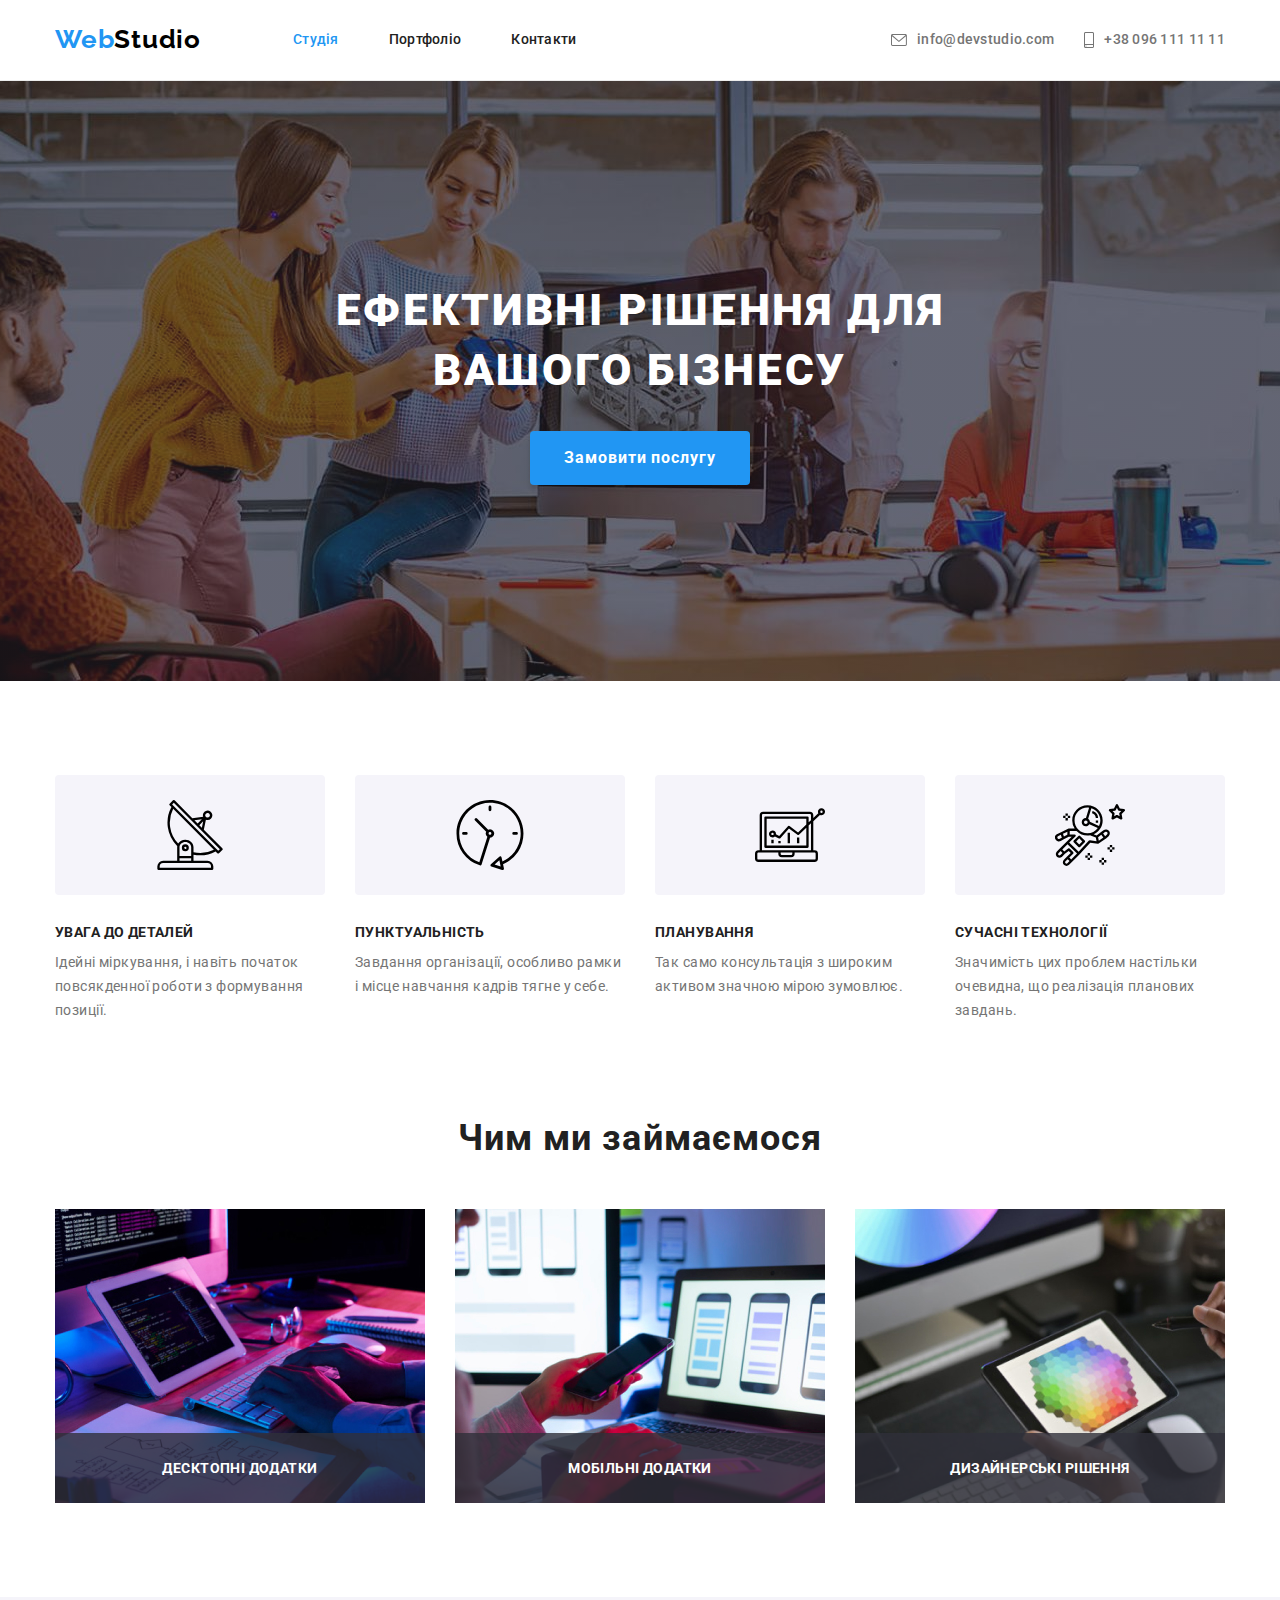
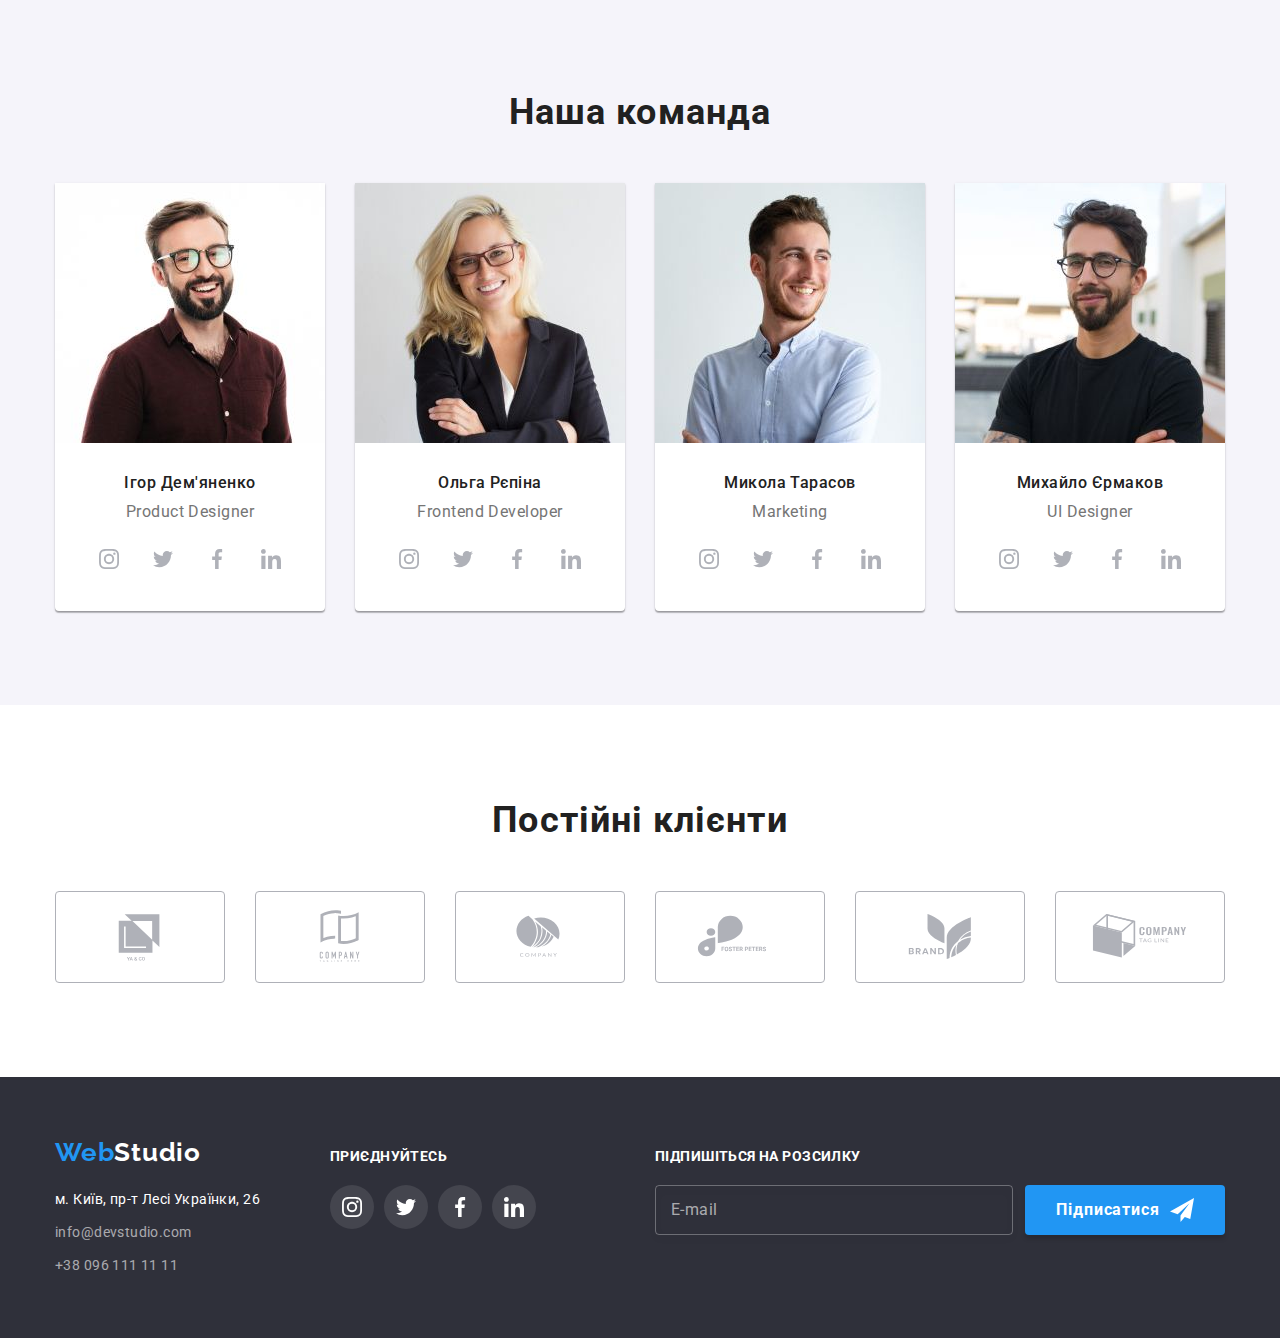
<file: index.html>
<!DOCTYPE html>
<html lang="uk">
<head>
    <meta charset="UTF-8">
    <meta http-equiv="X-UA-Compatible" content="IE=edge">
    <meta name="viewport" content="width=device-width, initial-scale=1.0">
    <title>WebStudio</title>
    <link rel="stylesheet" href="./css/main.min.css">
</head>
<body>
    <!--Шапка сайта-->
    <header class="header">
        <div class="header__container container">
            <nav class="nav">
            <a href="./index.html" class="logo header__logo"><span class="logo__primary">Web</span><span class="logo__secondary">Studio</span></a>
            
            <div class="desktop-menu">
                <ul class="menu">
                    <li class="menu__item"><a href="./index.html" class="menu__link menu__link--current">Студія</a></li>
                    <li class="menu__item"><a href="./portfolio.html" class="menu__link">Портфоліо</a></li>
                    <li class="menu__item"><a href="" class="menu__link">Контакти</a></li>
                </ul>
                
                <ul class="contacts">
                    <li class="contacts__item"><a href="mailto:info@devstudio.com" class="contacts__link">
                            <svg class="contacts__icon" width="16" height="12">
                                <use href="./images/icons.svg#icon-envelope"></use>
                            </svg>
                            info@devstudio.com</a></li>
                    <li class="contacts__item"><a href="tel:+380961111111" class="contacts__link">
                            <svg class="contacts__icon" width="10" height="16">
                                <use href="./images/icons.svg#icon-smartphone"></use>
                            </svg>
                            +38 096 111 11 11</a></li>
                </ul>
            </div>
            </nav>
            <button class="menu-toggle js-open-menu button" aria-expanded="false" aria-controls="mobile-menu">
                <svg class="js-open-menu__icon" width="40" height="40">
                <use href="./images/icons.svg#icon-menu"></use>
                </svg>
            </button>
    </div>
    </header>
      
  <main>
    <!--Герой-->
    <section class="hero">
        <h1 class="hero__title">Ефективні рішення для <br> вашого бізнесу</h1>
        <button type="button" class="button hero__button" data-modal-open>Замовити послугу</button>
    </section>
    
    <!--Преимущества-->
    <section class="benefits">
        <div class="container">
            <h2 class="visually-hidden benefits__title">Переваги</h2>
            <ul class="benefits__list">
            <li class="benefits__item">
                <div class="benefits__wrapper">
                    <svg class="benefits__icon" width="70" height="70">
                      <use href="./images/icons.svg#icon-antenna"></use>
                    </svg>
                </div>
                <h3 class="benefits__title">УВАГА ДО ДЕТАЛЕЙ</h3>
                <p class="benefits__text">Ідейні міркування, і навіть початок повсякденної роботи з формування позиції.</p>
            </li>
            <li class="benefits__item">
                <div class="benefits__wrapper">
                    <svg class="benefits__icon" width="70" height="70">
                        <use href="./images/icons.svg#icon-clock"></use>
                    </svg>
                </div>
                <h3 class="benefits__title">ПУНКТУАЛЬНІСТЬ</h3>
                <p class="benefits__text">Завдання організації, особливо рамки і місце навчання кадрів тягне у себе.</p>
            </li>
            <li class="benefits__item">
                <div class="benefits__wrapper">
                    <svg class="benefits__icon" width="70" height="70">
                        <use href="./images/icons.svg#icon-diagram""></use>
                    </svg>
                </div>
                <h3 class="benefits__title">ПЛАНУВАННЯ</h3>
                <p class="benefits__text">Так само консультація з широким активом значною мірою зумовлює.</p>
            </li>
            <li class="benefits__item">
                <div class="benefits__wrapper">
                    <svg class="benefits__icon" width="70" height="70">
                        <use href="./images/icons.svg#icon-astronaut"></use>
                    </svg>
                </div>
                <h3 class="benefits__title">СУЧАСНІ ТЕХНОЛОГІЇ</h3>
                <p class="benefits__text">Значимість цих проблем настільки очевидна, що реалізація планових завдань.</p>
            </li>
        </ul>
    </div>
        
    </section>
    
    <!--Чем занимаемся-->
    <section class="activity section--no-padding">
        <div class="container">
            <h2 class="activity__title">Чим ми займаємося</h2>
        <ul class=" activity__list">
            <li class="activity__item"">

                 <picture>
                            <source
                                srcset="
                                ./images/activity/d@1x.jpg 1x,
                                ./images/activity/d@2x.jpg 2x
                                "
                                media="(min-width: 1200px)"
                                type="image/jpg"
                            />
                            
                            <img
                                class="activity__image"
                                src="./images/activity/d@1x.jpg"
                                alt="розробник пише код"
                                width="370" height="294" loading="lazy"
                            />
                </picture>

                <div class="activity__overlay">
                    <p class="activity__text">Десктопні додатки</p>
                </div>
            </li>
            <li class="activity__item">

                <picture>
                            <source
                                srcset="
                                ./images/activity/d@1x1.jpg 1x,
                                ./images/activity/d@2x1.jpg 2x
                                "
                                media="(min-width: 1200px)"
                                type="image/jpg"
                            />
                            
                            <img
                                class="activity__image"
                                src="./images/activity/d@1x1.jpg"
                                alt="ux-дизайнер вибирає макет для програми"
                                width="370" height="294" loading="lazy"
                            />
                </picture>

                <div class="activity__overlay">
                    <p class="activity__text">Мобільні додатки</p>
                </div>
            <li class="activity__item">
                
                <picture>
                            <source
                                srcset="
                                ./images/activity/d@1x2.jpg 1x,
                                ./images/activity/d@2x2.jpg 2x
                                "
                                media="(min-width: 1200px)"
                                type="image/jpg"
                            />
                            
                            <img
                                class="activity__image"
                                src="./images/activity/d@1x2.jpg"
                                alt="ui-дизайнер дивиться на палітру кольорів"
                                width="370" height="294" loading="lazy"
                            />
                </picture>

                <div class="activity__overlay">
                    <p class="activity__text">Дизайнерські рішення</p>
                </div>
            </li>
        </ul>
    </div>
       
    </section>
    
    <!--Наша команда-->
     <section class="team">
        <div class="container">
            <h2 class="team__title">Наша команда</h2>
            <ul class="team__list">
                <li class="team__item">
                    <article class="team-member">

                        <picture>
                            <!-- Desktop screen -->
                          
                            <source media="(min-width: 1200px)" srcset="./images/team/d@1x.jpg 1x, ./images/team/d@2x.jpg 2x"
                                type="image/jpg" />
                            <!-- Tablet screen -->
                            
                            <source media="(min-width: 768px)"  srcset="./images/team/t@1x.jpg 1x, ./images/team/t@2x.jpg 2x"
                                type="image/jpg" />
                            <!-- Mobile screen -->
                           
                            <source media="(max-width: 767px)"  srcset="./images/team/m@1x.jpg 1x, ./images/team/m@2x.jpg 2x"
                                type="image/jpg" />

                            <img class="team-member__img" src="./images/team/m@1x.jpg" alt="чоловік у червоній сорочці та окулярах посміхається" width="450" height="460" loading="lazy" />
                        </picture>

                        

                        <div class="team-member__info">
                            <h3 class="team-member__name">Ігор Дем'яненко</h3>
                            <p class="team-member__post">Product Designer</p>
                            <ul class="team-member__socials socials">
                                <li class="socials__item">
                                    <a href="https://www.instagram.com/" rel="noopener noreferrer" aria-label="Instagram" class="socials__link">
                                        <svg class="socials__icon" width="20" height="20">
                                            <use href="./images/icons.svg#icon-instagram"></use>
                                        </svg>
                                    </a>
                                </li>
                                <li class="socials__item">
                                    <a href="https://twitter.com/" rel="noopener noreferrer" aria-label="Twitter" class="socials__link">
                                        <svg class="socials__icon" width="20" height="20">
                                            <use href="./images/icons.svg#icon-twitter"></use>
                                        </svg>
                                    </a>
                                </li>
                                <li class="socials__item">
                                    <a href="https://www.facebook.com/" rel="noopener noreferrer" aria-label="Facebook" class="socials__link">
                                        <svg class="socials__icon" width="20" height="20">
                                            <use href="./images/icons.svg#icon-facebook"></use>
                                        </svg>
                                    </a>
                                </li>
                                <li class="socials__item">
                                    <a href="https://www.linkedin.com/" rel="noopener noreferrer" aria-label="Linkedin" class="socials__link">
                                        <svg class="socials__icon" width="20" height="20">
                                            <use href="./images/icons.svg#icon-linkedin"></use>
                                        </svg>
                                    </a>
                                </li>
                            </ul>
                        </div>
                    </article>
                </li>
                <li class="team__item">
                    <article class="team-member">

                        <picture>
                            <!-- Desktop screen -->
                        
                            <source media="(min-width: 1200px)" srcset="./images/team/d@1x1.jpg 1x, ./images/team/d@2x1.jpg 2x"
                                type="image/jpg" />
                            <!-- Tablet screen -->
                        
                            <source media="(min-width: 768px)" srcset="./images/team/t@1x1.jpg 1x, ./images/team/t@2x1.jpg 2x" type="image/jpg" />
                            <!-- Mobile screen -->
                        
                            <source media="(max-width: 767px)" srcset="./images/team/m@1x1.jpg 1x, ./images/team/m@2x1.jpg 2x" type="image/jpg" />
                        
                            <img class="team-member__img" src="./images/team/m@1x1.jpg" alt="дівчина зі світлим волоссям посміхається"
                                width="450" height="460" loading="lazy" />
                        </picture>

                        <div class="team-member__info">
                            <h3 class="team-member__name">Ольга Рєпіна</h3>
                            <p class="team-member__post">Frontend Developer</p>
                            <ul class="team-member__socials socials">
                                <li class=socials__item">
                                    <a href="https://www.instagram.com/" rel="noopener noreferrer" aria-label="Instagram" class="socials__link">
                                        <svg class="socials__icon" width="20" height="20">
                                            <use href="./images/icons.svg#icon-instagram"></use>
                                        </svg>
                                    </a>
                                </li>
                                <li class="socials__item">
                                    <a href="https://twitter.com/" rel="noopener noreferrer" aria-label="Twitter" class="socials__link">
                                        <svg class="socials__icon" width="20" height="20">
                                            <use href="./images/icons.svg#icon-twitter"></use>
                                        </svg>
                                    </a>
                                </li>
                                <li class="socials__item">
                                    <a href="https://www.facebook.com/" rel="noopener noreferrer" aria-label="Facebook" class="socials__link">
                                        <svg class="socials__icon" width="20" height="20">
                                            <use href="./images/icons.svg#icon-facebook"></use>
                                        </svg>
                                    </a>
                                </li>
                                <li class="socials__item">
                                    <a href="https://www.linkedin.com/" rel="noopener noreferrer" aria-label="Linkedin" class="socials__link">
                                        <svg class="socials__icon" width="20" height="20">
                                            <use href="./images/icons.svg#icon-linkedin"></use>
                                        </svg>
                                    </a>
                                </li>
                            </ul>
                        </div>
                    </article>
                </li>
                <li class="team__item">
                    <article class="team-member">

                        <picture>
                            <!-- Desktop screen -->
                        
                            <source media="(min-width: 1200px)" srcset="./images/team/d@1x2.jpg 1x, ./images/team/d@2x2.jpg 2x"
                                type="image/jpg" />
                            <!-- Tablet screen -->
                        
                            <source media="(min-width: 768px)" srcset="./images/team/t@1x2.jpg 1x, ./images/team/t@2x2.jpg 2x" type="image/jpg" />
                            <!-- Mobile screen -->
                        
                            <source media="(max-width: 767px)" srcset="./images/team/m@1x2.jpg 1x, ./images/team/m@2x2.jpg 2x" type="image/jpg" />
                        
                            <img class="team-member__img" src="./images/team/m@1x2.jpg" alt="чоловік у білій сорочці посміхається"
                                width="450" height="460" loading="lazy" />
                        </picture>

                        <div class="team-member__info">
                            <h3 class="team-member__name">Микола Тарасов</h3>
                            <p class="team-member__post">Marketing</p>
                            <ul class="team-member__socials socials">
                                <li class=socials__item">
                                    <a href="https://www.instagram.com/" rel="noopener noreferrer" aria-label="Instagram" class="socials__link">
                                        <svg class="socials__icon" width="20" height="20">
                                            <use href="./images/icons.svg#icon-instagram"></use>
                                        </svg>
                                    </a>
                                </li>
                                <li class="socials__item">
                                    <a href="https://twitter.com/" rel="noopener noreferrer" aria-label="Twitter" class="socials__link">
                                        <svg class="socials__icon" width="20" height="20">
                                            <use href="./images/icons.svg#icon-twitter"></use>
                                        </svg>
                                    </a>
                                </li>
                                <li class="socials__item">
                                    <a href="https://www.facebook.com/" rel="noopener noreferrer" aria-label="Facebook" class="socials__link">
                                        <svg class="socials__icon" width="20" height="20">
                                            <use href="./images/icons.svg#icon-facebook"></use>
                                        </svg>
                                    </a>
                                </li>
                                <li class="socials__item">
                                    <a href="https://www.linkedin.com/" rel="noopener noreferrer" aria-label="Linkedin" class="socials__link">
                                        <svg class="socials__icon" width="20" height="20">
                                            <use href="./images/icons.svg#icon-linkedin"></use>
                                        </svg>
                                    </a>
                                </li>
                            </ul>
                        </div>
                    </article>
                </li>
                <li class="team__item">
                    <article class="team-member">

                        <picture>
                            <!-- Desktop screen -->
                        
                            <source media="(min-width: 1200px)" srcset="./images/team/d@1x3.jpg 1x, ./images/team/d@2x3.jpg 2x"
                                type="image/jpg" />
                            <!-- Tablet screen -->
                        
                            <source media="(min-width: 768px)" srcset="./images/team/t@1x3.jpg 1x, ./images/team/t@2x3.jpg 2x" type="image/jpg" />
                            <!-- Mobile screen -->
                        
                            <source media="(max-width: 767px)" srcset="./images/team/m@1x3.jpg 1x, ./images/team/m@2x3.jpg 2x" type="image/jpg" />
                        
                            <img class="team-member__img" src="./images/team/m@1x3.jpg" alt="чоловік у чорній футболці та окулярах посміхається"
                                width="450" height="460" loading="lazy" />
                        </picture>

                        <div class="team-member__info">
                            <h3 class="team-member__name">Михайло Єрмаков</h3>
                            <p class="team-member__post">UI Designer</p>
                            <ul class="team-member__socials socials">
                                <li class=socials__item">
                                    <a href="https://www.instagram.com/" rel="noopener noreferrer" aria-label="Instagram" class="socials__link">
                                        <svg class="socials__icon" width="20" height="20">
                                            <use href="./images/icons.svg#icon-instagram"></use>
                                        </svg>
                                    </a>
                                </li>
                                <li class="socials__item">
                                    <a href="https://twitter.com/" rel="noopener noreferrer" aria-label="Twitter" class="socials__link">
                                        <svg class="socials__icon" width="20" height="20">
                                            <use href="./images/icons.svg#icon-twitter"></use>
                                        </svg>
                                    </a>
                                </li>
                                <li class="socials__item">
                                    <a href="https://www.facebook.com/" rel="noopener noreferrer" aria-label="Facebook" class="socials__link">
                                        <svg class="socials__icon" width="20" height="20">
                                            <use href="./images/icons.svg#icon-facebook"></use>
                                        </svg>
                                    </a>
                                </li>
                                <li class="socials__item">
                                    <a href="https://www.linkedin.com/" rel="noopener noreferrer" aria-label="Linkedin" class="socials__link">
                                        <svg class="socials__icon" width="20" height="20">
                                            <use href="./images/icons.svg#icon-linkedin"></use>
                                        </svg>
                                    </a>
                                </li>
                            </ul>
                        </div>
                    </article>
                </li>
            </ul>
        </div>
        
    </section> 

    <!-- Клиенты -->
    <section class="clients">
        <div class="container">
            <h2 class="clients__title">Постійні клієнти</h2>
            <ul class="clients__list">
                <li class="clients__item">
                    <a href="" class="clients__link"> 
                        <svg class="clients__logo" width="106" height="60">
                          <use href="./images/icons.svg#icon-client1"></use>
                        </svg>
                    </a>
                </li>
                <li class="clients__item">
                    <a href="" class="clients__link">
                        <svg class="clients__logo" width="106" height="60">
                            <use href="./images/icons.svg#icon-client2"></use>
                        </svg>
                    </a>
                </li>
                <li class="clients__item">
                    <a href="" class="clients__link">
                        <svg class="clients__logo" width="106" height="60">
                            <use href="./images/icons.svg#icon-client3"></use>
                        </svg>
                    </a>
                </li>
                <li class="clients__item">
                    <a href="" class="clients__link">
                        <svg class="clients__logo" width="106" height="60">
                            <use href="./images/icons.svg#icon-client4"></use>
                        </svg>
                    </a>
                </li>
                <li class="clients__item">
                    <a href="" class="clients__link">
                        <svg class="clients__logo" width="106" height="60">
                            <use href="./images/icons.svg#icon-client5"></use>
                        </svg>
                    </a>
                </li>
                <li class="clients__item">
                    <a href="" class="clients__link">
                        <svg class="clients__logo" width="106" height="60">
                            <use href="./images/icons.svg#icon-client6"></use>
                        </svg>
                    </a>
                </li>
            </ul>
        </div>
    </section>

  </main>

    <!--Подвал-->
    <footer class="footer">
        <div class="container footer__container">
            <div class="footer__nav">
                <a href="./index.html" class="logo footer__logo"><span class="logo__primary">Web</span><span class="logo__secondary--white">Studio</span></a>
                <address class="address">
                    <ul class="address__list">
                        <li class="address__item"><a href="https://goo.gl/maps/CDWquLzeUnctmw3z9" target="_blank"
                                rel="noopener noreferrer nofollow" class="address__link address__link--white">м. Київ, пр-т Лесі
                                Українки, 26</a></li>
                        <li class="address__item"><a href="mailto:info@devstudio.com" class="address__link">info@devstudio.com</a></li>
                        <li class="address__item"><a href="tel:+380961111111" class="address__link">+38 096 111 11 11</a></li>
                    </ul>
                </address>
            </div>

        <div class="socials-footer">
            <p class="socials-footer__subtitle">приєднуйтесь</p>
            <ul class="socials-footer__socials socials">
                <li class="socials__item">
                    <a href="https://www.instagram.com/" rel="noopener noreferrer" aria-label="Instagram" class="socials__link socials__link--dark">
                        <svg class="socials__icon" width="20" height="20">
                            <use href="./images/icons.svg#icon-instagram"></use>
                        </svg>
                    </a>
                </li>
                <li class="socials__item">
                    <a href="https://twitter.com/" rel="noopener noreferrer" aria-label="Twitter" class="socials__link socials__link--dark">
                        <svg class="socials__icon" width="20" height="20">
                            <use href="./images/icons.svg#icon-twitter"></use>
                        </svg>
                    </a>
                </li>
                <li class="socials__item">
                    <a href="https://www.facebook.com/" rel="noopener noreferrer" aria-label="Facebook" class="socials__link socials__link--dark">
                        <svg class="socials__icon" width="20" height="20">
                            <use href="./images/icons.svg#icon-facebook"></use>
                        </svg>
                    </a>
                </li>
                <li class="socials__item">
                    <a href="https://www.linkedin.com/" rel="noopener noreferrer" aria-label="Linkedin" class="socials__link socials__link--dark">
                        <svg class="socials__icon" width="20" height="20">
                            <use href="./images/icons.svg#icon-linkedin"></use>
                        </svg>
                    </a>
                </li>
            </ul>
        </div>

        <!-- Подписаться на рассылку  -->

    <form class="newsletter-form newsletter-form--right">
        <p class="newsletter-form__subtitle">Підпишіться на розсилку</p>
         <div class="newsletter-form__wrapper">
        <input type="email" class="newsletter-form__input" name="email" id="footer-email" placeholder=" " />
        <label for="footer-email" class="newsletter-form__label">E-mail</label>
        <button type="submit" class="button newsletter-form__button">
            Підписатися
            <svg class="newsletter-form__icon" width="24" height="24">
                <use href="./images/icons.svg#icon-send"></use>
            </svg>
        </button>
        </div>
    </form>

    </div>
    </footer>
    
<!-- Модальное окно -->

    <div class="data-modal is-hidden" data-modal>
        <div class="modal">
            <button data-modal-close type="button" class="button modal__close-button">
                <svg class="modal__close-icon" width="18" height="18">
                    <use href="./images/icons.svg#icon-close"></use>
                </svg>
            </button>

            <p class="modal__subtitle">Залиште свої дані, ми вам передзвонимо</p>
            <form class="modal-form" name="modal_form">
                <div class="modal-form__group" role="group">
                    <label class="modal-form__label" for="user_name">Ім'я</label>

                    <div class="modal-form__wrapper">
                        <input class="modal-form__field" type="text" name="user_name" id="user_name" minlength="3" required
                            placeholder=" " />
                        <svg class="modal-form__icon" width="18" height="18">
                            <use href="./images/icons.svg#icon-person"></use>
                        </svg>
                       
                    </div>
                    <label class="modal-form__label" for="user_phone">Телефон</label>
                    <div class="modal-form__wrapper">
                        <input class="modal-form__field" type="tel" name="user_phone" id="user_phone" />
                        <svg class="modal-form__icon" width="18" height="18">
                            <use href="./images/icons.svg#icon-phone"></use>
                        </svg>
                    </div>

                    <label class="modal-form__label" for="user_mail">Пошта</label>
                    <div class="modal-form__wrapper">
                        <input class="modal-form__field" type="text" name="user_mail" id="user_mail" />
                        <svg class="modal-form__icon" width="18" height="18">
                            <use href="./images/icons.svg#icon-email"></use>
                        </svg>
                    </div>

                    <label class="modal-form__label" for="user_message">Коментар</label>
                    <textarea class="modal-form__message" name="user_message" id="user_message" rows="6" placeholder="Введіть текст"></textarea>
                </div>
                <div class="modal-form__group modal-form__group--flexible" role="group">

                    <label class="modal-form__agreement">
                        <input class="modal-form__checkbox" type="checkbox" id="user_agreement" />
                        <svg class="modal-form__icon-check" width="16" height="15">
                            <use href="./images/icons.svg#icon-check"></use>
                        </svg>
                        <p class="modal-form__agreement-desc">
                            Погоджуюся з розсилкою та приймаю
                            <a class="modal-form__agreement-link" href="">Умови договору</a>
                        </p>
                    </label>

            
                </div>
                <button class="modal-form__submit-button button" type="submit">Відправити</button>
            </form>
        </div>
    </div>


    <!-- Мобильное меню -->
    <div class="menu-container js-menu-container" id="mobile-menu">
        <button class="menu-toggle js-close-menu button">
            <svg class="js-close-menu__icon" width="40" height="40">
                <use href="./images/icons.svg#icon-cross"></use>
            </svg>
        </button>
    
        <ul class="mobile-menu">
            <li class="mobile-menu__item">
                <a href="./index.html" class="mobile-menu__link mobile-menu__link--current">Студія</a>
            </li>
            <li class="mobile-menu__item">
                <a href="./portfolio.html" class="mobile-menu__link">Портфоліо</a>
            </li>
            <li class="mobile-menu__item">
                <a href="" class="mobile-menu__link">Контакти</a>
            </li>
        </ul>
    
        <ul class="mobile-contacts">
            <li class="mobile-contacts__item">
                <a href="tel:+380961111111" class="mobile-contacts__link">+38 096 111 11 11</a>
            </li>
            <li class="mobile-contacts__item">
                <a href="mailto:info@devstudio.com" class="mobile-contacts__link">info@devstudio.com</a>
            </li>
        </ul>
        <ul class="mobile-socials">
            <li class="mobile-socials__item">
                <a href="https://www.instagram.com/?hl=uk" class="mobile-socials__link" target="_blank"
                    rel="noopener noreferrer">Instagram</a>
            </li>
            <li class="mobile-socials__item">
                <a href="https://twitter.com/?lang=uk" class="mobile-socials__link" target="_blank"
                    rel="noopener noreferrer">Twitter</a>
            </li>
            <li class="mobile-socials__item">
                <a href="https://www.facebook.com/" class="mobile-socials__link" target="_blank"
                    rel="noopener noreferrer">Facebook</a>
            </li>
            <li class="mobile-socials__item">
                <a href="https://ua.linkedin.com/" class="mobile-socials__link" target="_blank"
                    rel="noopener noreferrer">
                    LinkedIn
                </a>
            </li>
        </ul> 
    </div>
    <script src="./js/modal.js"></script>
    <script src="./js/mobile-menu.js"></script>

</body>
</html>
</file>
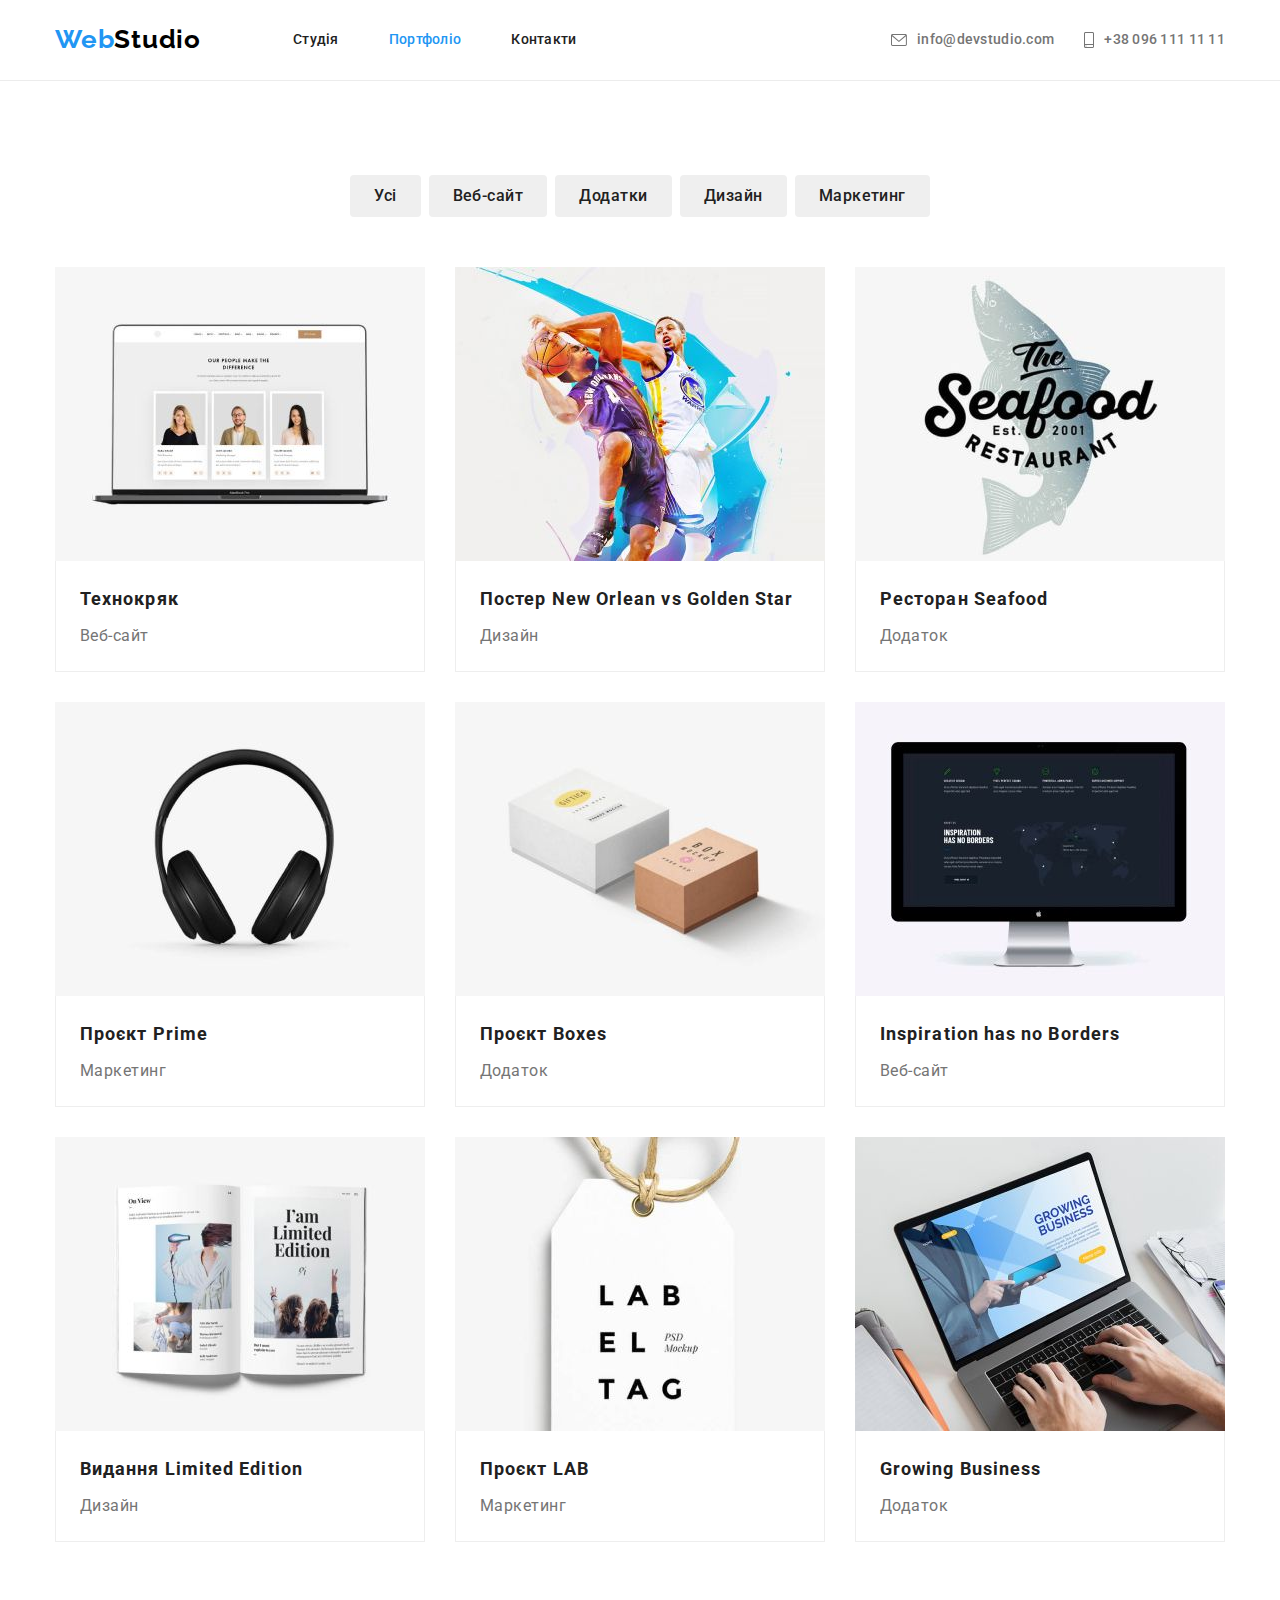
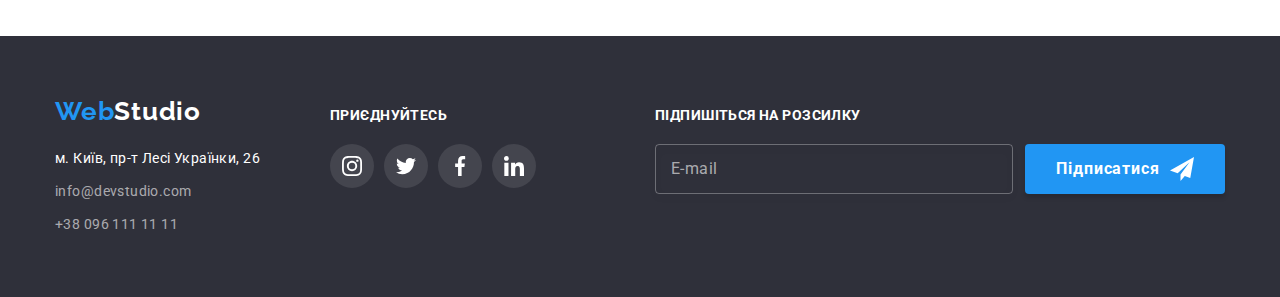
<file: portfolio.html>
<!DOCTYPE html>
<html lang="uk">

<head>
    <meta charset="UTF-8">
    <meta http-equiv="X-UA-Compatible" content="IE=edge">
    <meta name="viewport" content="width=device-width, initial-scale=1.0">
    <title>WebStudio</title>
    <link rel="stylesheet" href="./css/main.min.css">
</head>

<body>
    <!--Шапка сайта-->
    <header class="header">
        <div class="header__container container">
            <nav class="nav">
                <a href="./index.html" class="logo header__logo"><span class="logo__primary">Web</span><span
                        class="logo__secondary">Studio</span></a>
    
                <div class="desktop-menu">
                    <ul class="menu">
                        <li class="menu__item"><a href="./index.html" class="menu__link">Студія</a></li>
                        <li class="menu__item"><a href="./portfolio.html" class="menu__link menu__link--current">Портфоліо</a></li>
                        <li class="menu__item"><a href="" class="menu__link">Контакти</a></li>
                    </ul>
    
                    <ul class="contacts">
                        <li class="contacts__item"><a href="mailto:info@devstudio.com" class="contacts__link">
                                <svg class="contacts__icon" width="16" height="12">
                                    <use href="./images/icons.svg#icon-envelope"></use>
                                </svg>
                                info@devstudio.com</a></li>
                        <li class="contacts__item"><a href="tel:+380961111111" class="contacts__link">
                                <svg class="contacts__icon" width="10" height="16">
                                    <use href="./images/icons.svg#icon-smartphone"></use>
                                </svg>
                                +38 096 111 11 11</a></li>
                    </ul>
                </div>
            </nav>
            <button class="menu-toggle js-open-menu button" aria-expanded="false" aria-controls="mobile-menu">
                <svg class="js-open-menu__icon" width="40" height="40">
                    <use href="./images/icons.svg#icon-menu"></use>
                </svg>
            </button>
        </div>
    </header>
   <main>

     <!-- Примеры -->
    <section class="examples section">
        <div class="container">
            <h2 class="visually-hidden">Наші роботи</h2>
         <ul class="examples__list">
            <li class="examples__item"><button type="button" class="examples__button button">Усі</button></li>
            <li class="examples__item"><button type="button" class="examples__button button">Веб-сайт</button></li>
            <li class="examples__item"><button type="button" class="examples__button button">Додатки</button></li>
            <li class="examples__item"><button type="button" class="examples__button button">Дизайн</button></li>
            <li class="examples__item"><button type="button" class="examples__button button">Маркетинг</button></li>
        </ul>

        <ul class="card-set">
            <li class="card-set__item">
                <article class="product">
                    <a href="" class="product__link">
                        <div class="product__thumb">

                            <picture>
                            <source
                                srcset="
                                ./images/portfolio/d@1x.jpg 1x,
                                ./images/portfolio/d@2x.jpg 2x
                                "
                                media="(min-width: 1200px)"
                                type="image/jpg"
                            />
                            <source
                                srcset="
                                ./images/portfolio/t@1x.jpg 1x,
                                ./images/portfolio/t@2x.jpg 2x
                                "
                                media="(min-width: 768px)"
                                type="image/jpg"
                            />
                            <source
                                srcset="
                                ./images/portfolio/m@1x.jpg 1x,
                                ./images/portfolio/m@2x.jpg 2x
                                "
                                 media="(max-width: 767px)"
                                 type="image/jpg"
                            />
                            <img
                                class="product__image"
                                src="./images/portfolio/m@1x.jpg"
                                alt="Технокряк"
                                width="450" height="404" loading="lazy"
                            />
                            </picture>

                            <div class="product__overlay">
                                <p class="product__meta">
                                    Ресурс пропонує комплексні пропозиції з різним рівнем функціоналу та сервісів.
                                    Все це дозволить відвідувачу отримати вичерпні відомості про компанію чи
                                    приватну особу.
                                </p>
                            </div>
                        </div>
                        <div class="product__design">
                            <h3 class="product__name">Технокряк</h3>
                            <p class="product__category">Веб-сайт</p>
                        </div>
                    </a>
                </article>
                
            </li>

            <li class="card-set__item">
                <article class="product">
                    <a href="" class="product__link">
                        <div class="product__thumb">

                            <picture>
                            <source
                                srcset="
                                ./images/portfolio/d@1x1.jpg 1x,
                                ./images/portfolio/d@2x1.jpg 2x
                                "
                                media="(min-width: 1200px)"
                                type="image/jpg"
                            />
                            <source
                                srcset="
                                ./images/portfolio/t@1x1.jpg 1x,
                                ./images/portfolio/t@2x1.jpg 2x
                                "
                                media="(min-width: 768px)"
                                type="image/jpg"
                            />
                            <source
                                srcset="
                                ./images/portfolio/m@1x1.jpg 1x,
                                ./images/portfolio/m@2x1.jpg 2x
                                "
                                 media="(max-width: 767px)"
                                 type="image/jpg"
                            />
                            <img
                                class="product__image"
                                src="./images/portfolio/m@1x1.jpg"
                                alt="Баскетболісти"
                                width="450" height="404" loading="lazy"
                            />
                            </picture>


                            <div class="product__overlay">
                                <p class="product__meta">
                                    Ресурс пропонує комплексні пропозиції з різним рівнем функціоналу та сервісів.
                                    Все це дозволить відвідувачу отримати вичерпні відомості про компанію чи
                                    приватну особу.
                                </p>
                            </div>
                        </div>
                    
                        <div class="product__design">
                            <h3 class="product__name">Постер New Orlean vs Golden Star</h3>
                            <p class="product__category">Дизайн</p>
                        </div>
                    </a>
                </article>
                
            </li>

            <li class="card-set__item">
                <article class="product">
                    <a href="" class="product__link">
                        <div class="product__thumb">

                             <picture>
                            <source
                                srcset="
                                ./images/portfolio/d@1x2.jpg 1x,
                                ./images/portfolio/d@2x2.jpg 2x
                                "
                                media="(min-width: 1200px)"
                                type="image/jpg"
                            />
                            <source
                                srcset="
                                ./images/portfolio/t@1x2.jpg 1x,
                                ./images/portfolio/t@2x2.jpg 2x
                                "
                                media="(min-width: 768px)"
                                type="image/jpg"
                            />
                            <source
                                srcset="
                                ./images/portfolio/m@1x2.jpg 1x,
                                ./images/portfolio/m@2x2.jpg 2x
                                "
                                 media="(max-width: 767px)"
                                 type="image/jpg"
                            />
                            <img
                                class="product__image"
                                src="./images/portfolio/m@1x2.jpg"
                                alt="Риба"
                                width="450" height="404" loading="lazy"
                            />
                            </picture>

                            <div class="product__overlay">
                                <p class="product__meta">
                                    Ресурс пропонує комплексні пропозиції з різним рівнем функціоналу та сервісів.
                                    Все це дозволить відвідувачу отримати вичерпні відомості про компанію чи
                                    приватну особу.
                                </p>
                            </div>
                        </div>
                    
                        <div class="product__design">
                            <h3 class="product__name">Ресторан Seafood</h3>
                            <p class="product__category">Додаток</p>
                        </div>
                    </a>
                </article>
                
            </li>

            <li class="card-set__item">
                <article class="product">
                    <a href="" class="product__link">
                        <div class="product__thumb">

                             <picture>
                            <source
                                srcset="
                                ./images/portfolio/d@1x3.jpg 1x,
                                ./images/portfolio/d@2x3.jpg 2x
                                "
                                media="(min-width: 1200px)"
                                type="image/jpg"
                            />
                            <source
                                srcset="
                                ./images/portfolio/t@1x3.jpg 1x,
                                ./images/portfolio/t@2x3.jpg 2x
                                "
                                media="(min-width: 768px)"
                                type="image/jpg"
                            />
                            <source
                                srcset="
                                ./images/portfolio/m@1x3.jpg 1x,
                                ./images/portfolio/m@2x3.jpg 2x
                                "
                                 media="(max-width: 767px)"
                                 type="image/jpg"
                            />
                            <img
                                class="product__image"
                                src="./images/portfolio/m@1x3.jpg"
                                alt="Комп'ютерні навушники"
                                width="450" height="404" loading="lazy"
                            />
                            </picture>

                            <div class="product__overlay">
                                <p class="product__meta">
                                    Ресурс пропонує комплексні пропозиції з різним рівнем функціоналу та сервісів.
                                    Все це дозволить відвідувачу отримати вичерпні відомості про компанію чи
                                    приватну особу.
                                </p>
                            </div>
                        </div>
                    
                        <div class="product__design">
                            <h3 class="product__name">Проєкт Prime</h3>
                            <p class="product__category">Маркетинг</p>
                        </div>
                    </a>
                </article>
                
            </li>

            <li class="card-set__item">
                <article class="product">
                    <a href="" class="product__link">
                        <div class="product__thumb">

                             <picture>
                            <source
                                srcset="
                                ./images/portfolio/d@1x4.jpg 1x,
                                ./images/portfolio/d@2x4.jpg 2x
                                "
                                media="(min-width: 1200px)"
                                type="image/jpg"
                            />
                            <source
                                srcset="
                                ./images/portfolio/t@1x4.jpg 1x,
                                ./images/portfolio/t@2x4.jpg 2x
                                "
                                media="(min-width: 768px)"
                                type="image/jpg"
                            />
                            <source
                                srcset="
                                ./images/portfolio/m@1x4.jpg 1x,
                                ./images/portfolio/m@2x4.jpg 2x
                                "
                                 media="(max-width: 767px)"
                                 type="image/jpg"
                            />
                            <img
                                class="product__image"
                                src="./images/portfolio/m@1x4.jpg"
                                alt="Дві коробки"
                                width="450" height="404" loading="lazy"
                            />
                            </picture>

                            <div class="product__overlay">
                                <p class="product__meta">
                                    Ресурс пропонує комплексні пропозиції з різним рівнем функціоналу та сервісів.
                                    Все це дозволить відвідувачу отримати вичерпні відомості про компанію чи
                                    приватну особу.
                                </p>
                            </div>
                        </div>
                    
                        <div class="product__design">
                            <h3 class="product__name">Проєкт Boxes</h3>
                            <p class="product__category">Додаток</p>
                        </div>
                    </a>
                </article>
                
            </li>

            <li class="card-set__item">
                <article class="product">
                    <a href="" class="product__link">
                        <div class="product__thumb">

                             <picture>
                            <source
                                srcset="
                                ./images/portfolio/d@1x5.jpg 1x,
                                ./images/portfolio/d@2x5.jpg 2x
                                "
                                media="(min-width: 1200px)"
                                type="image/jpg"
                            />
                            <source
                                srcset="
                                ./images/portfolio/t@1x5.jpg 1x,
                                ./images/portfolio/t@2x5.jpg 2x
                                "
                                media="(min-width: 768px)"
                                type="image/jpg"
                            />
                            <source
                                srcset="
                                ./images/portfolio/m@1x5.jpg 1x,
                                ./images/portfolio/m@2x5.jpg 2x
                                "
                                 media="(max-width: 767px)"
                                 type="image/jpg"
                            />
                            <img
                                class="product__image"
                                src="./images/portfolio/m@1x5.jpg"
                                alt="Сторінка веб-сайту"
                                width="450" height="404" loading="lazy"
                            />
                            </picture>

                            <div class="product__overlay">
                                <p class="product__meta">
                                    Ресурс пропонує комплексні пропозиції з різним рівнем функціоналу та сервісів.
                                    Все це дозволить відвідувачу отримати вичерпні відомості про компанію чи
                                    приватну особу.
                                </p>
                            </div>
                        </div>
                    
                        <div class="product__design">
                            <h3 class="product__name">Inspiration has no Borders</h3>
                            <p class="product__category">Веб-сайт</p>
                        </div>
                    </a>
                </article>
                
            </li>

            <li class="card-set__item">
                <article class="product"><a href="" class="product__link">
                    <div class="product__thumb">

                         <picture>
                            <source
                                srcset="
                                ./images/portfolio/d@1x6.jpg 1x,
                                ./images/portfolio/d@2x6.jpg 2x
                                "
                                media="(min-width: 1200px)"
                                type="image/jpg"
                            />
                            <source
                                srcset="
                                ./images/portfolio/t@1x6.jpg 1x,
                                ./images/portfolio/t@2x6.jpg 2x
                                "
                                media="(min-width: 768px)"
                                type="image/jpg"
                            />
                            <source
                                srcset="
                                ./images/portfolio/m@1x6.jpg 1x,
                                ./images/portfolio/m@2x6.jpg 2x
                                "
                                 media="(max-width: 767px)"
                                 type="image/jpg"
                            />
                            <img
                                class="product__image"
                                src="./images/portfolio/m@1x6.jpg"
                                alt="Журнал"
                                width="450" height="404" loading="lazy"
                            />
                            </picture>

                        <div class="product__overlay">
                            <p class="product__meta">
                                Ресурс пропонує комплексні пропозиції з різним рівнем функціоналу та сервісів.
                                Все це дозволить відвідувачу отримати вичерпні відомості про компанію чи
                                приватну особу.
                            </p>
                        </div>
                    </div>
                
                    <div class="product__design">
                        <h3 class="product__name">Видання Limited Edition</h3>
                        <p class="product__category">Дизайн</p>
                    </div>
                </a></article>
                
            </li>

            <li class="card-set__item">
                <article class="product">
                    <a href="" class="product__link">
                        <div class="product__thumb">

                             <picture>
                            <source
                                srcset="
                                ./images/portfolio/d@1x7.jpg 1x,
                                ./images/portfolio/d@2x7.jpg 2x
                                "
                                media="(min-width: 1200px)"
                                type="image/jpg"
                            />
                            <source
                                srcset="
                                ./images/portfolio/t@1x7.jpg 1x,
                                ./images/portfolio/t@2x7.jpg 2x
                                "
                                media="(min-width: 768px)"
                                type="image/jpg"
                            />
                            <source
                                srcset="
                                ./images/portfolio/m@1x7.jpg 1x,
                                ./images/portfolio/m@2x7.jpg 2x
                                "
                                 media="(max-width: 767px)"
                                 type="image/jpg"
                            />
                            <img
                                class="product__image"
                                src="./images/portfolio/m@1x7.jpg"
                                alt="Етикетка"
                                width="450" height="404" loading="lazy"
                            />
                            </picture>

                            <div class="product__overlay">
                                <p class="product__meta">
                                    Ресурс пропонує комплексні пропозиції з різним рівнем функціоналу та сервісів.
                                    Все це дозволить відвідувачу отримати вичерпні відомості про компанію чи
                                    приватну особу.
                                </p>
                            </div>
                        </div>
                    
                        <div class="product__design">
                            <h3 class="product__name">Проєкт LAB</h3>
                            <p class="product__category">Маркетинг</p>
                        </div>
                    </a>
                </article>
            </li>

            <li class="card-set__item">
                <article class="product">
                    <a href="" class="product__link">
                        <div class="product__thumb">

                             <picture>
                            <source
                                srcset="
                                ./images/portfolio/d@1x8.jpg 1x,
                                ./images/portfolio/d@2x8.jpg 2x
                                "
                                media="(min-width: 1200px)"
                                type="image/jpg"
                            />
                            <source
                                srcset="
                                ./images/portfolio/t@1x8.jpg 1x,
                                ./images/portfolio/t@2x8.jpg 2x
                                "
                                media="(min-width: 768px)"
                                type="image/jpg"
                            />
                            <source
                                srcset="
                                ./images/portfolio/m@1x8.jpg 1x,
                                ./images/portfolio/m@2x8.jpg 2x
                                "
                                 media="(max-width: 767px)"
                                 type="image/jpg"
                            />
                            <img
                                class="product__image"
                                src="./images/portfolio/m@1x8.jpg"
                                alt="Людина працює за ноутбуком"
                                width="450" height="404" loading="lazy"
                            />
                            </picture>

                            <div class="product__overlay">
                                <p class="product__meta">
                                    Ресурс пропонує комплексні пропозиції з різним рівнем функціоналу та сервісів.
                                    Все це дозволить відвідувачу отримати вичерпні відомості про компанію чи
                                    приватну особу.
                                </p>
                            </div>
                        </div>
                    
                        <div class="product__design">
                            <h3 class="product__name">Growing Business</h3>
                            <p class="product__category">Додаток</p>
                        </div>
                    </a>
                </article>
               
            </li>

        </ul>
        </div>
    </section>

   </main>

<!--Подвал-->
    <footer class="footer">
        <div class="container footer__container">
            <div class="footer__nav">
                <a href="./index.html" class="logo footer__logo"><span class="logo__primary">Web</span><span
                        class="logo__secondary--white">Studio</span></a>
                <address class="address">
                    <ul class="address__list">
                        <li class="address__item"><a href="https://goo.gl/maps/CDWquLzeUnctmw3z9" target="_blank"
                                rel="noopener noreferrer nofollow" class="address__link address__link--white">м. Київ, пр-т
                                Лесі
                                Українки, 26</a></li>
                        <li class="address__item"><a href="mailto:info@devstudio.com"
                                class="address__link">info@devstudio.com</a></li>
                        <li class="address__item"><a href="tel:+380961111111" class="address__link">+38 096 111 11 11</a>
                        </li>
                    </ul>
                </address>
            </div>
    
            <div class="socials-footer">
                <p class="socials-footer__subtitle">приєднуйтесь</p>
                <ul class="socials-footer__socials socials">
                    <li class="socials__item">
                        <a href="https://www.instagram.com/" rel="noopener noreferrer" aria-label="Instagram"
                            class="socials__link socials__link--dark">
                            <svg class="socials__icon" width="20" height="20">
                                <use href="./images/icons.svg#icon-instagram"></use>
                            </svg>
                        </a>
                    </li>
                    <li class="socials__item">
                        <a href="https://twitter.com/" rel="noopener noreferrer" aria-label="Twitter"
                            class="socials__link socials__link--dark">
                            <svg class="socials__icon" width="20" height="20">
                                <use href="./images/icons.svg#icon-twitter"></use>
                            </svg>
                        </a>
                    </li>
                    <li class="socials__item">
                        <a href="https://www.facebook.com/" rel="noopener noreferrer" aria-label="Facebook"
                            class="socials__link socials__link--dark">
                            <svg class="socials__icon" width="20" height="20">
                                <use href="./images/icons.svg#icon-facebook"></use>
                            </svg>
                        </a>
                    </li>
                    <li class="socials__item">
                        <a href="https://www.linkedin.com/" rel="noopener noreferrer" aria-label="Linkedin"
                            class="socials__link socials__link--dark">
                            <svg class="socials__icon" width="20" height="20">
                                <use href="./images/icons.svg#icon-linkedin"></use>
                            </svg>
                        </a>
                    </li>
                </ul>
            </div>
    
            <!-- Подписаться на рассылку  -->
    
            <form class="newsletter-form newsletter-form--right">
                <p class="newsletter-form__subtitle">Підпишіться на розсилку</p>
                <div class="newsletter-form__wrapper">
                    <input type="email" class="newsletter-form__input" name="email" id="footer-email" placeholder=" " />
                    <label for="footer-email" class="newsletter-form__label">E-mail</label>
                    <button type="submit" class="button newsletter-form__button">
                        Підписатися
                        <svg class="newsletter-form__icon" width="24" height="24">
                            <use href="./images/icons.svg#icon-send"></use>
                        </svg>
                    </button>
                </div>
            </form>
    
        </div>
    </footer>

<div class="menu-container js-menu-container" id="mobile-menu">
    <button class="menu-toggle js-close-menu button">
        <svg class="js-close-menu__icon" width="40" height="40">
            <use href="./images/icons.svg#icon-cross"></use>
        </svg>
    </button>

    <ul class="mobile-menu">
        <li class="mobile-menu__item">
            <a href="./index.html" class="mobile-menu__link">Студія</a>
        </li>
        <li class="mobile-menu__item">
            <a href="./portfolio.html" class="mobile-menu__link mobile-menu__link--current">Портфоліо</a>
        </li>
        <li class="mobile-menu__item">
            <a href="" class="mobile-menu__link">Контакти</a>
        </li>
    </ul>

    <ul class="mobile-contacts">
        <li class="mobile-contacts__item">
            <a href="tel:+380961111111" class="mobile-contacts__link">+38 096 111 11 11</a>
        </li>
        <li class="mobile-contacts__item">
            <a href="mailto:info@devstudio.com" class="mobile-contacts__link">info@devstudio.com</a>
        </li>
    </ul>
    <ul class="mobile-socials">
        <li class="mobile-socials__item">
            <a href="https://www.instagram.com/?hl=uk" class="mobile-socials__link" target="_blank"
                rel="noopener noreferrer">Instagram</a>
        </li>
        <li class="mobile-socials__item">
            <a href="https://twitter.com/?lang=uk" class="mobile-socials__link" target="_blank"
                rel="noopener noreferrer">Twitter</a>
        </li>
        <li class="mobile-socials__item">
            <a href="https://www.facebook.com/" class="mobile-socials__link" target="_blank"
                rel="noopener noreferrer">Facebook</a>
        </li>
        <li class="mobile-socials__item">
            <a href="https://ua.linkedin.com/" class="mobile-socials__link" target="_blank" rel="noopener noreferrer">
                LinkedIn
            </a>
        </li>
    </ul>
</div>
<script src="./js/modal.js"></script>
<script src="./js/mobile-menu.js"></script>

</body>

</html>
</file>
<file: css/main.min.css>
@import"https://cdnjs.cloudflare.com/ajax/libs/modern-normalize/1.1.0/modern-normalize.min.css";@import"https://fonts.googleapis.com/css2?family=Raleway:wght@700&family=Roboto:wght@400;500;700;900&display=swap";:root{--main-color: #212121;--logo-color: #000000;--phone-color: #757575;--primary-color: #ffffff;--accent-color: #2196f3;--hero-color: #2f303a;--adress-color: rgba(255, 255, 255, 0.6);--box-shadow-color: rgba(0, 0, 0, 0.15);--exampels-border-color: #EEEEEE;--layout-color: rgba(47, 48, 58, 0.4);--benefits-section-bg-color: #f5f4fa;--social-color: #AFB1B8;--product-overlay-color: rgba(33, 150, 243, 0.9);--close-border-color: rgba(0, 0, 0, 0.1);--data-modal-color: rgba(0, 0, 0, 0.2);--timing-function: 250ms cubic-bezier(0.4, 0, 0.2, 1);--button-submit-color: #188CE8;--main-font-family: "Roboto", "Times New Roman", "Verdana", "Tahoma", sans-serif;--additional-font-family: "Raleway"}.examples,.clients,.team,.activity,.benefits{padding-top:60px;padding-bottom:60px}@media screen and (min-width: 1200px){.examples,.clients,.team,.activity,.benefits{padding-top:94px;padding-bottom:94px}}.clients__title,.team__title,.activity__title{font-weight:700;font-size:36px;line-height:1.17;text-align:center;letter-spacing:.03em;margin-bottom:50px}@media screen and (max-width: 1199.98px){.clients__title,.team__title,.activity__title{font-size:28px;line-height:1.18;margin-bottom:30px}}.visually-hidden{position:absolute;width:1px;height:1px;margin:-1px;border:0;padding:0;white-space:nowrap;-webkit-clip-path:inset(100%);clip-path:inset(100%);clip:rect(0 0 0 0);overflow:hidden}h1,h2,h3,h4,h5,h6,p{margin:0}a{text-decoration:none;color:currentColor}ul{list-style:none;padding:0;margin:0}img{display:block;max-width:100%;height:auto}.button{display:inline-block;text-align:center;font-family:inherit;cursor:pointer;color:inherit;border-color:rgba(0,0,0,0)}body{font-family:var(--main-font-family);background-color:var(--primary-color);color:var(--main-color)}.container{padding-left:15px;padding-right:15px;margin-left:auto;margin-right:auto}@media screen and (min-width: 480px){.container{width:480px}}@media screen and (min-width: 768px){.container{width:768px}}@media screen and (min-width: 1200px){.container{width:1200px}}.header__container{display:-webkit-box;display:-ms-flexbox;display:flex;-webkit-box-align:center;-ms-flex-align:center;align-items:center}@media screen and (max-width: 767.98px){.header__logo{padding-top:16px;padding-bottom:16px}}@media screen and (min-width: 768px)and (max-width: 1199.98px){.header__logo{padding-top:26px;padding-bottom:26px}}@media screen and (min-width: 1200px){.header__logo{padding-top:24px;padding-bottom:25px}}.header{border-bottom:1px solid #ececec}.logo{font-family:Raleway;font-weight:700;font-size:26px;line-height:1.19;letter-spacing:.03em;text-decoration:none}.logo__primary{color:var(--accent-color)}.logo__secondary{color:var(--logo-color)}.logo__secondary--white{color:var(--primary-color)}.nav{display:-webkit-box;display:-ms-flexbox;display:flex;width:100%}.menu{display:-webkit-box;display:-ms-flexbox;display:flex;-webkit-box-align:center;-ms-flex-align:center;align-items:center}.desktop-menu{display:-webkit-box;display:-ms-flexbox;display:flex;width:100%}@media screen and (max-width: 767.98px){.desktop-menu{display:none}}@media screen and (min-width: 768px)and (max-width: 1199.98px){.desktop-menu{margin-left:87px}}@media screen and (min-width: 1200px){.desktop-menu{margin-left:92px}}.menu__item:not(:last-child){margin-right:50px}.menu__link{display:block;font-weight:500;font-size:14px;line-height:1.14;letter-spacing:.02em;color:inherit;padding-top:32px;padding-bottom:32px;-webkit-transition:color var(--timing-function);transition:color var(--timing-function)}.menu__link:hover,.menu__link:focus{color:var(--accent-color)}.menu__link--current{position:relative;color:var(--accent-color)}.menu__link--current::after{display:block;content:"";position:absolute;width:100%;height:4px;left:0;bottom:0;border-radius:2px;background-color:var(--accent-color);opacity:0;-webkit-animation:show var(--timing-function);animation:show var(--timing-function);-webkit-animation-fill-mode:forwards;animation-fill-mode:forwards}.contacts{display:-webkit-box;display:-ms-flexbox;display:flex;margin-left:auto}@media screen and (min-width: 768px)and (max-width: 1199.98px){.contacts{-webkit-box-orient:vertical;-webkit-box-direction:normal;-ms-flex-direction:column;flex-direction:column;-ms-flex-item-align:center;align-self:center;gap:10px}}@media screen and (min-width: 1200px){.contacts{gap:30px}}.contacts__link{display:-webkit-inline-box;display:-ms-inline-flexbox;display:inline-flex;-webkit-box-align:center;-ms-flex-align:center;align-items:center;font-weight:500;font-size:12px;line-height:1.17;letter-spacing:.02em;color:var(--phone-color);-webkit-transition:color var(--timing-function);transition:color var(--timing-function)}.contacts__link:hover,.contacts__link:focus{color:var(--accent-color)}@media screen and (min-width: 1200px){.contacts__link{font-size:14px;line-height:1.14;padding-top:32px;padding-bottom:32px}}.contacts__icon{margin-right:10px;fill:currentColor}.hero{padding-top:118px;padding-bottom:118px;max-width:1600px;height:400px;margin-left:auto;margin-right:auto;text-align:center;color:var(--primary-color);background-color:var(--hero-color);background-repeat:no-repeat;background-position:center;background-size:cover;background-image:-webkit-gradient(linear, left top, right top, from(var(--layout-color)), to(var(--layout-color))),url(../images/Hero/m@1x.jpg);background-image:linear-gradient(to right, var(--layout-color), var(--layout-color)),url(../images/Hero/m@1x.jpg)}@media screen and (min-width: 1200px){.hero{padding-top:200px;padding-bottom:200px;height:600px}}@media screen and (min-device-pixel-ratio: 2),(-webkit-min-device-pixel-ratio: 2),(min-resolution: 192dpi),(min-resolution: 2dppx){.hero{background-image:-webkit-gradient(linear, left top, right top, from(var(--layout-color)), to(var(--layout-color))),url(../images/Hero/m@2x.jpg);background-image:linear-gradient(to right, var(--layout-color), var(--layout-color)),url(../images/Hero/m@2x.jpg)}}@media screen and (min-width: 481px){.hero{background-image:-webkit-gradient(linear, left top, right top, from(var(--layout-color)), to(var(--layout-color))),url(../images/Hero/t@1x.jpg);background-image:linear-gradient(to right, var(--layout-color), var(--layout-color)),url(../images/Hero/t@1x.jpg)}}@media screen and (min-width: 481px)and (min-device-pixel-ratio: 2),screen and (min-width: 481px)and (-webkit-min-device-pixel-ratio: 2),screen and (min-width: 481px)and (min-resolution: 192dpi),screen and (min-width: 481px)and (min-resolution: 2dppx){.hero{background-image:-webkit-gradient(linear, left top, right top, from(var(--layout-color)), to(var(--layout-color))),url(../images/Hero/t@2x.jpg);background-image:linear-gradient(to right, var(--layout-color), var(--layout-color)),url(../images/Hero/t@2x.jpg)}}@media screen and (min-width: 769px){.hero{background-image:-webkit-gradient(linear, left top, right top, from(var(--layout-color)), to(var(--layout-color))),url(../images/Hero/d@1x.jpg);background-image:linear-gradient(to right, var(--layout-color), var(--layout-color)),url(../images/Hero/d@1x.jpg)}}@media screen and (min-width: 769px)and (min-device-pixel-ratio: 2),screen and (min-width: 769px)and (-webkit-min-device-pixel-ratio: 2),screen and (min-width: 769px)and (min-resolution: 192dpi),screen and (min-width: 769px)and (min-resolution: 2dppx){.hero{background-image:-webkit-gradient(linear, left top, right top, from(var(--layout-color)), to(var(--layout-color))),url(../images/Hero/d@2x.jpg);background-image:linear-gradient(to right, var(--layout-color), var(--layout-color)),url(../images/Hero/d@2x.jpg)}}.hero__title{margin-bottom:30px;font-weight:900;font-size:26px;line-height:1.62;text-align:center;letter-spacing:.06em;text-transform:uppercase;color:var(--primary-color)}@media screen and (min-width: 1200px){.hero__title{font-size:44px;line-height:1.36}}.hero__button{background:var(--accent-color);-webkit-box-shadow:0px 4px 4px var(--box-shadow-color);box-shadow:0px 4px 4px var(--box-shadow-color);min-width:216px;border-radius:4px;padding:10px 24px;font-weight:700;font-size:16px;line-height:1.88;-webkit-box-align:center;-ms-flex-align:center;align-items:center;letter-spacing:.06em;color:var(--primary-color)}@media screen and (min-width: 1200px){.hero__button{padding:10px 32px}}@media screen and (min-width: 768px){.benefits__list{display:-webkit-box;display:-ms-flexbox;display:flex;gap:30px;-ms-flex-wrap:wrap;flex-wrap:wrap}}.benefits__title{font-weight:700;font-size:14px;line-height:1.14;letter-spacing:.03em;text-transform:uppercase;margin-bottom:10px}@media screen and (max-width: 767.8px){.benefits__title{text-align:center}}.benefits__text{font-size:14px;line-height:1.71;letter-spacing:.03em;color:var(--phone-color)}@media screen and (max-width: 767.8px){.benefits__item:not(:last-child){margin-bottom:30px}}@media screen and (min-width: 768px){.benefits__item{-ms-flex-preferred-size:calc((100% - 30px)/2);flex-basis:calc((100% - 30px)/2)}}@media screen and (min-width: 1200px){.benefits__item{-ms-flex-preferred-size:calc((100% - 90px)/4);flex-basis:calc((100% - 90px)/4)}}.benefits__wrapper{display:-webkit-box;display:-ms-flexbox;display:flex;-webkit-box-align:center;-ms-flex-align:center;align-items:center;-webkit-box-pack:center;-ms-flex-pack:center;justify-content:center;width:100%;height:120px;background-color:var(--benefits-section-bg-color);margin-bottom:30px;border-radius:4px}@media screen and (max-width: 1199px){.activity{display:none}}.section--no-padding{padding-top:0}.activity__list{display:-webkit-box;display:-ms-flexbox;display:flex}.activity__item{position:relative}.activity__item:not(:first-child){margin-left:30px}.activity__overlay{position:absolute;bottom:0;width:100%;padding-top:20px;padding-bottom:20px;height:70px;background:rgba(47,48,58,.8)}.activity__text{position:absolute;font-weight:700;font-size:14px;line-height:16px;text-align:center;letter-spacing:.03em;text-transform:uppercase;color:var(--primary-color);top:50%;left:50%;-webkit-transform:translate(-50%, -50%);transform:translate(-50%, -50%)}.team{background:#f5f4fa}@media screen and (min-width: 768px){.team__list{display:-webkit-box;display:-ms-flexbox;display:flex;gap:30px;-ms-flex-wrap:wrap;flex-wrap:wrap}}@media screen and (min-width: 1200px){.team__list{-ms-flex-wrap:nowrap;flex-wrap:nowrap}}.team__item{-webkit-box-shadow:0px 1px 3px rgba(0,0,0,.12),0px 1px 1px rgba(0,0,0,.14),0px 2px 1px rgba(0,0,0,.2);box-shadow:0px 1px 3px rgba(0,0,0,.12),0px 1px 1px rgba(0,0,0,.14),0px 2px 1px rgba(0,0,0,.2);border-radius:0px 0px 4px 4px;background-color:var(--primary-color)}@media screen and (max-width: 767.98px){.team__item:not(:last-child){margin-bottom:30px}}@media screen and (min-width: 768px)and (max-width: 1199.98px){.team__item{-ms-flex-preferred-size:calc((100% - 30px)/2);flex-basis:calc((100% - 30px)/2)}}.team-member__info{padding-top:30px;padding-bottom:24px}@media screen and (min-width: 1200px){.team-member__info{padding-bottom:30px}}.team-member__name{font-weight:500;font-size:16px;line-height:1.19;text-align:center;letter-spacing:.03em;margin-bottom:10px}.team-member__post{margin-bottom:16px;font-size:16px;line-height:1.19;text-align:center;letter-spacing:.03em;color:var(--phone-color)}.socials{display:-webkit-box;display:-ms-flexbox;display:flex;-webkit-box-pack:center;-ms-flex-pack:center;justify-content:center;gap:10px}.socials__link{display:block;padding:12px;width:44px;height:44px;border-radius:50%;color:var(--social-color);background-color:rgba(0,0,0,0);-webkit-transition:color var(--timing-function),background-color var(--timing-function);transition:color var(--timing-function),background-color var(--timing-function)}.socials__link:hover,.socials__link:focus{color:var(--primary-color);background-color:var(--accent-color)}.socials__link--dark{color:var(--primary-color);background-color:rgba(255,255,255,.1)}.socials__icon{fill:currentColor}.clients__link{display:-webkit-box;display:-ms-flexbox;display:flex;-webkit-box-align:center;-ms-flex-align:center;align-items:center;-webkit-box-pack:center;-ms-flex-pack:center;justify-content:center;width:100%;height:92px;border:1px solid var(--social-color);border-radius:4px;color:var(--social-color);-webkit-transition:color var(--timing-function),border-color var(--timing-function);transition:color var(--timing-function),border-color var(--timing-function)}.clients__link:hover,.clients__link:focus{color:var(--accent-color);border-color:var(--accent-color)}.clients__list{display:-webkit-box;display:-ms-flexbox;display:flex;-webkit-box-pack:center;-ms-flex-pack:center;justify-content:center;gap:30px;-ms-flex-wrap:wrap;flex-wrap:wrap}@media screen and (max-width: 767.98px){.clients__item{-ms-flex-preferred-size:calc((100% - 30px)/2);flex-basis:calc((100% - 30px)/2)}}@media screen and (min-width: 768px)and (max-width: 1199.98px){.clients__item{-ms-flex-preferred-size:calc((100% - 60px)/3);flex-basis:calc((100% - 60px)/3)}}@media screen and (min-width: 1200px){.clients__item{-ms-flex-preferred-size:calc((100% - 150px)/6);flex-basis:calc((100% - 150px)/6)}}.clients__logo{fill:currentColor}.footer{background-color:var(--hero-color);padding-top:60px;padding-bottom:60px}.footer__logo{display:inline-block;padding:0;margin-bottom:20px}@media screen and (min-width: 768px)and (max-width: 1199.98px){.footer__nav{margin-left:76px}}.footer__container{display:-webkit-box;display:-ms-flexbox;display:flex}@media screen and (max-width: 767.98px){.footer__container{-webkit-box-orient:vertical;-webkit-box-direction:normal;-ms-flex-direction:column;flex-direction:column;text-align:center;-webkit-box-align:center;-ms-flex-align:center;align-items:center;gap:60px}}@media screen and (min-width: 768px)and (max-width: 1199.98px){.footer__container{-ms-flex-wrap:wrap;flex-wrap:wrap;text-align:center;-webkit-box-align:baseline;-ms-flex-align:baseline;align-items:baseline}}@media screen and (min-width: 1200px){.footer__container{-webkit-box-align:baseline;-ms-flex-align:baseline;align-items:baseline}}.address__item:not(:first-child){margin-top:9px}@media screen and (max-width: 768px){.address__item:not(:first-child){margin-top:8px}}.address__link{font-style:normal;font-size:14px;line-height:1.71;letter-spacing:.03em;color:var(--adress-color)}.address__link--white{color:var(--primary-color)}.socials-footer__subtitle{font-weight:700;font-size:14px;line-height:1.14;letter-spacing:.03em;text-transform:uppercase;color:var(--primary-color);margin-bottom:20px}@media screen and (min-width: 768px)and (max-width: 1199.98px){.socials-footer{margin-left:165px}}@media screen and (min-width: 1200px){.socials-footer{margin-left:70px}}@media screen and (min-width: 768px)and (max-width: 1199.98px){.newsletter-form{margin-top:60px}.newsletter-form--right{margin-left:auto;margin-right:auto}}@media screen and (max-width: 767.98px){.newsletter-form{width:100%}}@media screen and (min-width: 1200px){.newsletter-form{margin-left:auto}}.newsletter-form__subtitle{font-weight:700;font-size:14px;line-height:1.14;letter-spacing:.03em;text-transform:uppercase;color:var(--primary-color);margin-bottom:20px}.newsletter-form__wrapper{position:relative;display:-webkit-box;display:-ms-flexbox;display:flex;-webkit-box-align:center;-ms-flex-align:center;align-items:center;-webkit-box-pack:center;-ms-flex-pack:center;justify-content:center;gap:12px}@media screen and (max-width: 1199.98px){.newsletter-form__wrapper{-webkit-box-orient:vertical;-webkit-box-direction:normal;-ms-flex-direction:column;flex-direction:column;gap:20px}}.newsletter-form__label{position:absolute;top:50%;left:16px;-webkit-transform:translateY(-50%);transform:translateY(-50%);font-size:16px;line-height:1.25;letter-spacing:.03em;color:rgba(255,255,255,.6);-webkit-transition:-webkit-transform var(--timing-function);transition:-webkit-transform var(--timing-function);transition:transform var(--timing-function);transition:transform var(--timing-function), -webkit-transform var(--timing-function)}@media screen and (max-width: 1199.98px){.newsletter-form__label{top:22.5%}}.newsletter-form__input{background-color:rgba(0,0,0,0);font-size:16px;line-height:1.25;letter-spacing:.03em;padding-left:16px;color:rgba(255,255,255,.6);height:50px;border:1px solid rgba(255,255,255,.3);-webkit-filter:drop-shadow(0px 4px 4px rgba(0, 0, 0, 0.15));filter:drop-shadow(0px 4px 4px rgba(0, 0, 0, 0.15));border-radius:4px}@media screen and (max-width: 450px){.newsletter-form__input{width:100%}}@media screen and (min-width: 450px)and (max-width: 1199.98px){.newsletter-form__input{width:450px}}@media screen and (min-width: 1200px){.newsletter-form__input{width:358px}}.newsletter-form__input:not(:-moz-placeholder-shown)+.newsletter-form__label{color:var(--primary-color)}.newsletter-form__input:not(:-ms-input-placeholder)+.newsletter-form__label{color:var(--primary-color)}.newsletter-form__input:focus+.newsletter-form__label,.newsletter-form__input:not(:placeholder-shown)+.newsletter-form__label{color:var(--primary-color)}@media screen and (max-width: 1199.98px){.newsletter-form__input:not(:-moz-placeholder-shown)+.newsletter-form__label{transform:translateY(-50px);margin-bottom:20px}.newsletter-form__input:not(:-ms-input-placeholder)+.newsletter-form__label{transform:translateY(-50px);margin-bottom:20px}.newsletter-form__input:focus+.newsletter-form__label,.newsletter-form__input:not(:placeholder-shown)+.newsletter-form__label{-webkit-transform:translateY(-50px);transform:translateY(-50px);margin-bottom:20px}}@media screen and (min-width: 1200px){.newsletter-form__input:not(:-moz-placeholder-shown)+.newsletter-form__label{transform:translate(-70px, -50%)}.newsletter-form__input:not(:-ms-input-placeholder)+.newsletter-form__label{transform:translate(-70px, -50%)}.newsletter-form__input:focus+.newsletter-form__label,.newsletter-form__input:not(:placeholder-shown)+.newsletter-form__label{-webkit-transform:translate(-70px, -50%);transform:translate(-70px, -50%)}}.newsletter-form__button{display:-webkit-inline-box;display:-ms-inline-flexbox;display:inline-flex;font-weight:700;font-size:1.88;line-height:30px;padding-top:10px;padding-bottom:10px;gap:10px;-webkit-box-align:center;-ms-flex-align:center;align-items:center;-webkit-box-pack:center;-ms-flex-pack:center;justify-content:center;text-align:center;letter-spacing:.06em;color:var(--primary-color);min-width:200px;height:50px;background:#2196f3;-webkit-box-shadow:0px 4px 4px rgba(0,0,0,.15);box-shadow:0px 4px 4px rgba(0,0,0,.15);border-radius:4px}.data-modal{position:fixed;top:0;left:0;width:100%;height:100%;background-color:var(--data-modal-color);opacity:1;-webkit-transition:opacity var(--timing-function);transition:opacity var(--timing-function)}.data-modal.is-hidden{opacity:0;pointer-events:none}.data-modal.is-hidden .modal{-webkit-transform:translate(-50%, -50%) scale(1.1);transform:translate(-50%, -50%) scale(1.1)}.modal{position:absolute;top:50%;left:50%;border-radius:4px;padding:40px 39px 40px 41px;background-color:var(--primary-color);-webkit-transform:translate(-50%, -50%) scale(1);transform:translate(-50%, -50%) scale(1);-webkit-transition:-webkit-transform var(--timing-function);transition:-webkit-transform var(--timing-function);transition:transform var(--timing-function);transition:transform var(--timing-function), -webkit-transform var(--timing-function)}@media screen and (max-width: 480px){.modal{width:calc(100% - 30px);height:609px}}@media screen and (min-width: 480px)and (max-width: 1199.98px){.modal{width:450px;height:609px}}@media screen and (min-width: 1200px){.modal{width:528px;height:581px}}.modal__close-button{display:-webkit-box;display:-ms-flexbox;display:flex;-webkit-box-align:center;-ms-flex-align:center;align-items:center;-webkit-box-pack:center;-ms-flex-pack:center;justify-content:center;position:absolute;top:0;right:0;width:30px;height:30px;margin-right:8px;margin-top:8px;border-radius:50%;color:var(--logo-color);background-color:var(--primary-color);border:1px solid var(--close-border-color)}.modal__close-icon{fill:currentColor;-webkit-transition:fill var(--timing-function);transition:fill var(--timing-function)}.modal__close-button:hover .modal__close-icon{fill:var(--accent-color)}.modal-form-group{margin-bottom:20px}.modal__subtitle{display:block;text-align:center;margin-bottom:12px;font-weight:700;font-size:20px;line-height:1.15;letter-spacing:.03em}@media screen and (max-width: 1199.98px){.modal__subtitle{font-size:20px;line-height:1.5}}.modal-form__label{display:block;font-size:12px;line-height:1.17;letter-spacing:.01em;margin-bottom:4px;color:var(--phone-color)}.modal-form__wrapper{position:relative;margin-bottom:10px}.modal-form__field{width:100%;height:40px;padding-left:40px;padding-right:40px;border:1px solid rgba(33,33,33,.2);border-radius:4px;outline:1px solid rgba(0,0,0,0);outline-offset:-1px;-webkit-transition:outline var(--timing-function);transition:outline var(--timing-function)}.modal-form__field:focus{outline-color:var(--accent-color)}.modal-form__field:not(:-moz-placeholder-shown):invalid:required{outline-color:#ea0033;box-shadow:0 0 0 4px rgba(234,31,0,.25);box-shadow:unset}.modal-form__field:not(:-ms-input-placeholder):invalid:required{outline-color:#ea0033;box-shadow:0 0 0 4px rgba(234,31,0,.25);box-shadow:unset}.modal-form__field:not(:placeholder-shown):invalid:required{outline-color:#ea0033;-webkit-box-shadow:0 0 0 4px rgba(234,31,0,.25);box-shadow:0 0 0 4px rgba(234,31,0,.25);-webkit-box-shadow:unset;box-shadow:unset}.modal-form__field:not(:-moz-placeholder-shown):valid:required{outline-color:#2fa700;box-shadow:0 0 0 4px rgba(47,167,0,.25);box-shadow:unset}.modal-form__field:not(:-ms-input-placeholder):valid:required{outline-color:#2fa700;box-shadow:0 0 0 4px rgba(47,167,0,.25);box-shadow:unset}.modal-form__field:not(:placeholder-shown):valid:required{outline-color:#2fa700;-webkit-box-shadow:0 0 0 4px rgba(47,167,0,.25);box-shadow:0 0 0 4px rgba(47,167,0,.25);-webkit-box-shadow:unset;box-shadow:unset}.modal-form__icon{position:absolute;top:50%;left:12px;-webkit-transform:translateY(-50%);transform:translateY(-50%);-webkit-transition:fill var(--timing-function);transition:fill var(--timing-function)}.modal-form__field:focus+.modal-form__icon{fill:var(--accent-color)}.modal-form__message{display:block;width:100%;height:120px;padding:12px 16px;font-size:12px;border-radius:4px;border:1px solid rgba(33,33,33,.2);outline:1px solid rgba(0,0,0,0);outline-offset:-1px;-webkit-transition:outline var(--timing-function);transition:outline var(--timing-function);resize:none}.modal-form__message::-webkit-input-placeholder{font-size:12px;line-height:1.17;letter-spacing:.01em;color:rgba(117,117,117,.5)}.modal-form__message::-moz-placeholder{font-size:12px;line-height:1.17;letter-spacing:.01em;color:rgba(117,117,117,.5)}.modal-form__message:-ms-input-placeholder{font-size:12px;line-height:1.17;letter-spacing:.01em;color:rgba(117,117,117,.5)}.modal-form__message::-ms-input-placeholder{font-size:12px;line-height:1.17;letter-spacing:.01em;color:rgba(117,117,117,.5)}.modal-form__message::placeholder{font-size:12px;line-height:1.17;letter-spacing:.01em;color:rgba(117,117,117,.5)}.modal-form__message:focus{outline-color:var(--accent-color)}.modal-form__group--flexible{display:-webkit-box;display:-ms-flexbox;display:flex;-webkit-box-pack:center;-ms-flex-pack:center;justify-content:center;-webkit-box-align:center;-ms-flex-align:center;align-items:center;gap:10px;margin-bottom:30px;margin-top:20px;font-size:12px;line-height:1.17;letter-spacing:.03em;color:var(--phone-color)}@media screen and (min-width: 1200px){.modal-form__group--flexible{font-size:14px;line-height:1.71}}.modal-form__agreement-desc{-webkit-user-select:none;-moz-user-select:none;-ms-user-select:none;user-select:none;margin-left:8px}.modal-form__agreement-link{color:var(--accent-color);text-underline-offset:2px;text-decoration:underline}.modal-form__checkbox{position:absolute;width:1px;height:1px;margin:-1px;border:0;padding:0;clip:rect(0 0 0 0);overflow:hidden}.modal-form__agreement{display:-webkit-box;display:-ms-flexbox;display:flex;-webkit-box-align:center;-ms-flex-align:center;align-items:center}.modal-form__icon-check{display:block;fill:var(--primary-color);background-color:var(--primary-color);border-radius:2px;border:2px solid var(--main-color);-webkit-transition:border-color var(--timing-function),fill var(--timing-function),background-color var(--timing-function),border var(--timing-function),-webkit-box-shadow var(--timing-function);transition:border-color var(--timing-function),fill var(--timing-function),background-color var(--timing-function),border var(--timing-function),-webkit-box-shadow var(--timing-function);transition:border-color var(--timing-function),fill var(--timing-function),background-color var(--timing-function),border var(--timing-function),box-shadow var(--timing-function);transition:border-color var(--timing-function),fill var(--timing-function),background-color var(--timing-function),border var(--timing-function),box-shadow var(--timing-function),-webkit-box-shadow var(--timing-function)}.modal-form__checkbox:checked+.modal-form__icon-check{border:none;fill:var(--primary-color);background-color:var(--accent-color)}.modal-form__checkbox:focus~.modal-form__icon-check{-webkit-box-shadow:0 0 0 .1em var(--accent-color);box-shadow:0 0 0 .1em var(--accent-color)}.modal-form__checkbox:checked:focus~.modal-form__icon-check{-webkit-box-shadow:0 0 0 .1em #7cd41f;box-shadow:0 0 0 .1em #7cd41f}.modal-form__submit-button{display:block;margin:0 auto;min-width:200px;height:50px;font-weight:700;font-size:16px;line-height:1.88;letter-spacing:.06em;color:var(--primary-color);background:var(--button-submit-color);border-radius:4px;-webkit-box-shadow:0px 4px 4px var(--box-shadow-color);box-shadow:0px 4px 4px var(--box-shadow-color);border-color:rgba(0,0,0,0)}.menu-toggle{min-height:40px;min-width:40px;display:-webkit-box;display:-ms-flexbox;display:flex;-webkit-box-align:center;-ms-flex-align:center;align-items:center;-webkit-box-pack:center;-ms-flex-pack:center;justify-content:center;margin-left:auto;padding:0;background-color:rgba(0,0,0,0);color:var(--main-color);cursor:pointer;border:none;border-radius:50%;outline:none}.menu-toggle:hover,.menu-toggle:focus{color:var(--accent-color)}@media(min-width: 768px){.menu-toggle{display:none}}.js-close-menu__icon,.js-open-menu__icon{fill:currentColor}.menu-container{position:fixed;top:0;left:0;display:-webkit-box;display:-ms-flexbox;display:flex;-webkit-box-orient:vertical;-webkit-box-direction:normal;-ms-flex-direction:column;flex-direction:column;width:100vw;height:100vh;padding:32px;background-color:var(--primary-color);z-index:999;opacity:0;visibility:hidden;pointer-events:none;-webkit-transform:translateY(100%);transform:translateY(100%);-webkit-transition:-webkit-transform var(--timing-function);transition:-webkit-transform var(--timing-function);transition:transform var(--timing-function);transition:transform var(--timing-function), -webkit-transform var(--timing-function)}.menu-container.is-open{-webkit-transform:translateY(0);transform:translateY(0);opacity:1;visibility:visible;pointer-events:initial}.js-close-menu{position:absolute;top:10px;right:15px}.mobile-menu{margin-bottom:auto;display:-webkit-box;display:-ms-flexbox;display:flex;-webkit-box-orient:vertical;-webkit-box-direction:normal;-ms-flex-direction:column;flex-direction:column;gap:32px}.mobile-menu__link{display:block;color:var(--main-color);text-decoration:none;font-weight:500;font-size:40px;line-height:1.18;letter-spacing:.02em}.mobile-menu__link--current{color:var(--accent-color)}.mobile-socials{display:-webkit-box;display:-ms-flexbox;display:flex;gap:20px}.mobile-contacts{display:-webkit-box;display:-ms-flexbox;display:flex;-webkit-box-orient:vertical;-webkit-box-direction:normal;-ms-flex-direction:column;flex-direction:column;gap:32px;margin-bottom:64px}.mobile-contacts__item{font-weight:500;font-size:24px;line-height:1.17;letter-spacing:.02em;color:var(--phone-color)}.mobile-contacts__item:not(:last-child){font-size:34px;line-height:1.18;color:var(--accent-color)}.mobile-socials__item{position:relative;font-weight:500;font-size:18px;line-height:22px;letter-spacing:.02em;color:var(--accent-color)}.mobile-socials__item:not(:last-child)::after{position:absolute;top:50%;content:"";width:22px;height:1px;-webkit-transform:rotate(90deg);transform:rotate(90deg);background-color:var(--accent-color)}@-webkit-keyframes show{0%{opacity:0}100%{opacity:1}}@keyframes show{0%{opacity:0}100%{opacity:1}}.examples__list{display:-webkit-box;display:-ms-flexbox;display:flex;-webkit-box-pack:center;-ms-flex-pack:center;justify-content:center;-webkit-box-align:center;-ms-flex-align:center;align-items:center;-ms-flex-wrap:wrap;flex-wrap:wrap;gap:8px}@media screen and (max-width: 767px){.examples__list{-webkit-box-pack:start;-ms-flex-pack:start;justify-content:flex-start;margin-bottom:40px}}@media screen and (min-width: 768px)and (max-width: 1199px){.examples__list{margin-bottom:30px}}@media screen and (min-width: 1200px){.examples__list{margin-bottom:50px}}.examples__button{padding:6px 22px;font-weight:500;font-size:16px;line-height:1.62;text-align:center;letter-spacing:.03em;border-radius:4px;-webkit-transition:color var(--timing-function),background-color var(--timing-function),-webkit-box-shadow var(--timing-function);transition:color var(--timing-function),background-color var(--timing-function),-webkit-box-shadow var(--timing-function);transition:color var(--timing-function),background-color var(--timing-function),box-shadow var(--timing-function);transition:color var(--timing-function),background-color var(--timing-function),box-shadow var(--timing-function),-webkit-box-shadow var(--timing-function)}.examples__button:hover,.examples__button:focus{color:var(--primary-color);background-color:var(--accent-color);-webkit-box-shadow:0px 3px 1px rgba(0,0,0,.1),0px 1px 2px rgba(0,0,0,.08),0px 2px 2px rgba(0,0,0,.12);box-shadow:0px 3px 1px rgba(0,0,0,.1),0px 1px 2px rgba(0,0,0,.08),0px 2px 2px rgba(0,0,0,.12)}@media screen and (max-width: 767.98px){.examples__button{padding-left:25px;padding-right:25px}}@media screen and (min-width: 768px){.card-set{display:-webkit-box;display:-ms-flexbox;display:flex;-ms-flex-wrap:wrap;flex-wrap:wrap;-webkit-box-pack:start;-ms-flex-pack:start;justify-content:start;gap:30px}}.card-set__item{-webkit-transition:-webkit-box-shadow var(--timing-function);transition:-webkit-box-shadow var(--timing-function);transition:box-shadow var(--timing-function);transition:box-shadow var(--timing-function), -webkit-box-shadow var(--timing-function)}@media screen and (max-width: 767.98px){.card-set__item:not(:last-child){margin-bottom:30px}}@media screen and (min-width: 768px)and (max-width: 1199.98px){.card-set__item{-webkit-box-orient:vertical;-webkit-box-direction:normal;-ms-flex-direction:column;flex-direction:column;-ms-flex-preferred-size:calc((100% - 30px)/2);flex-basis:calc((100% - 30px)/2)}}@media screen and (min-width: 1200px){.card-set__item{-ms-flex-preferred-size:calc((100% - 60px)/3);flex-basis:calc((100% - 60px)/3)}}.card-set__item:hover{-webkit-box-shadow:0px 1px 1px rgba(0,0,0,.12),0px 4px 4px rgba(0,0,0,.06),1px 4px 6px rgba(0,0,0,.16);box-shadow:0px 1px 1px rgba(0,0,0,.12),0px 4px 4px rgba(0,0,0,.06),1px 4px 6px rgba(0,0,0,.16)}.product{width:100%;height:100%}.product__link{display:block;height:100%}.product__thumb{position:relative;width:100%;overflow:hidden}.product__overlay{position:absolute;top:0;left:0;width:100%;height:100%;color:var(--primary-color);background-color:var(--product-overlay-color);-webkit-transform:translateY(100%);transform:translateY(100%);opacity:0;-webkit-transition:opacity var(--timing-function),-webkit-transform var(--timing-function);transition:opacity var(--timing-function),-webkit-transform var(--timing-function);transition:transform var(--timing-function),opacity var(--timing-function);transition:transform var(--timing-function),opacity var(--timing-function),-webkit-transform var(--timing-function)}.card-set__item:hover .product__overlay{-webkit-transform:translateY(0);transform:translateY(0);opacity:1}.product__meta{position:absolute;top:50%;left:50%;width:100%;padding:77px 24px;font-size:18px;line-height:1.56;letter-spacing:.03em;-webkit-transform:translate(-50%, -50%);transform:translate(-50%, -50%)}@media screen and (min-width: 768px){.product__meta{padding-top:49px}}@media screen and (min-width: 1200px){.product__meta{padding-top:63px;padding-bottom:63px}}.product__name{margin-bottom:4px;font-weight:700;font-size:18px;line-height:2;letter-spacing:.06em}.product__category{font-size:16px;line-height:1.88;letter-spacing:.03em;color:var(--phone-color)}.product__design{padding:20px 24px;border-right:1px solid var(--exampels-border-color);border-bottom:1px solid var(--exampels-border-color);border-left:1px solid var(--exampels-border-color)}/*# sourceMappingURL=main.min.css.map */
</file>
